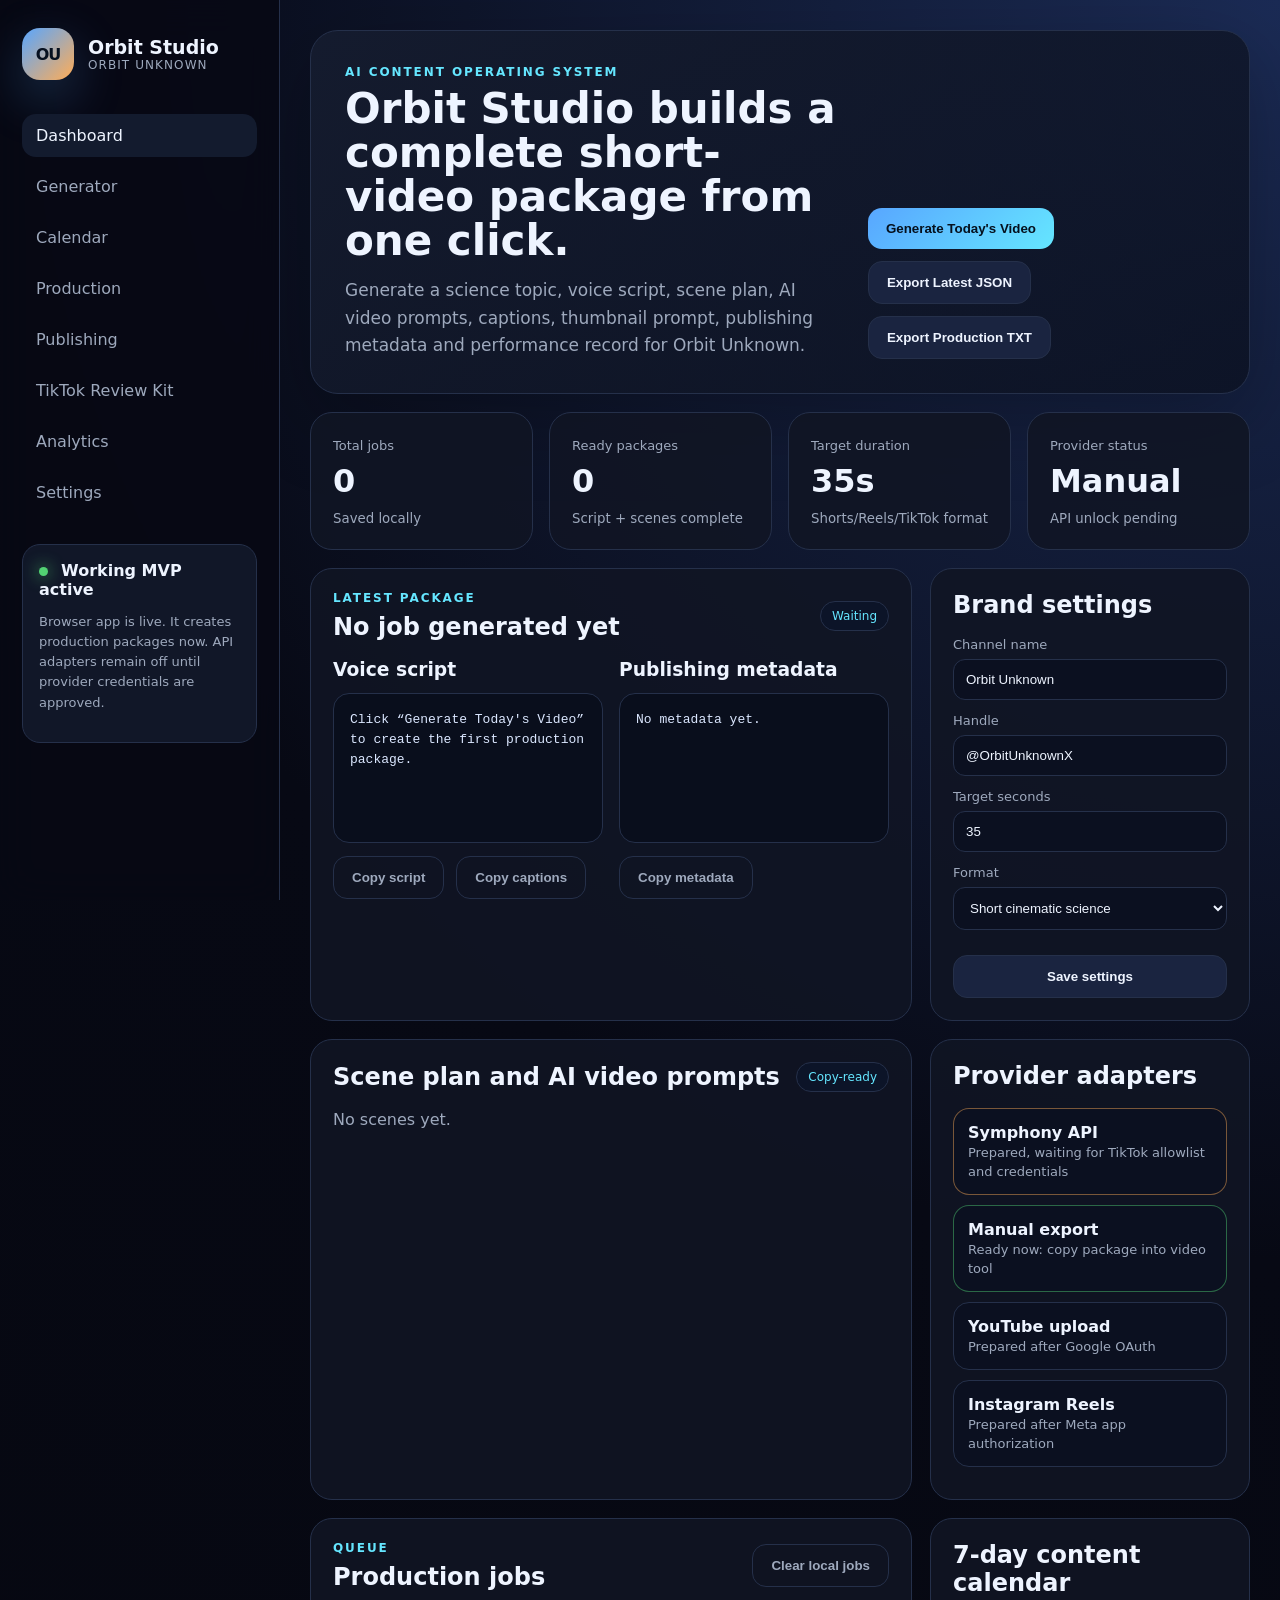
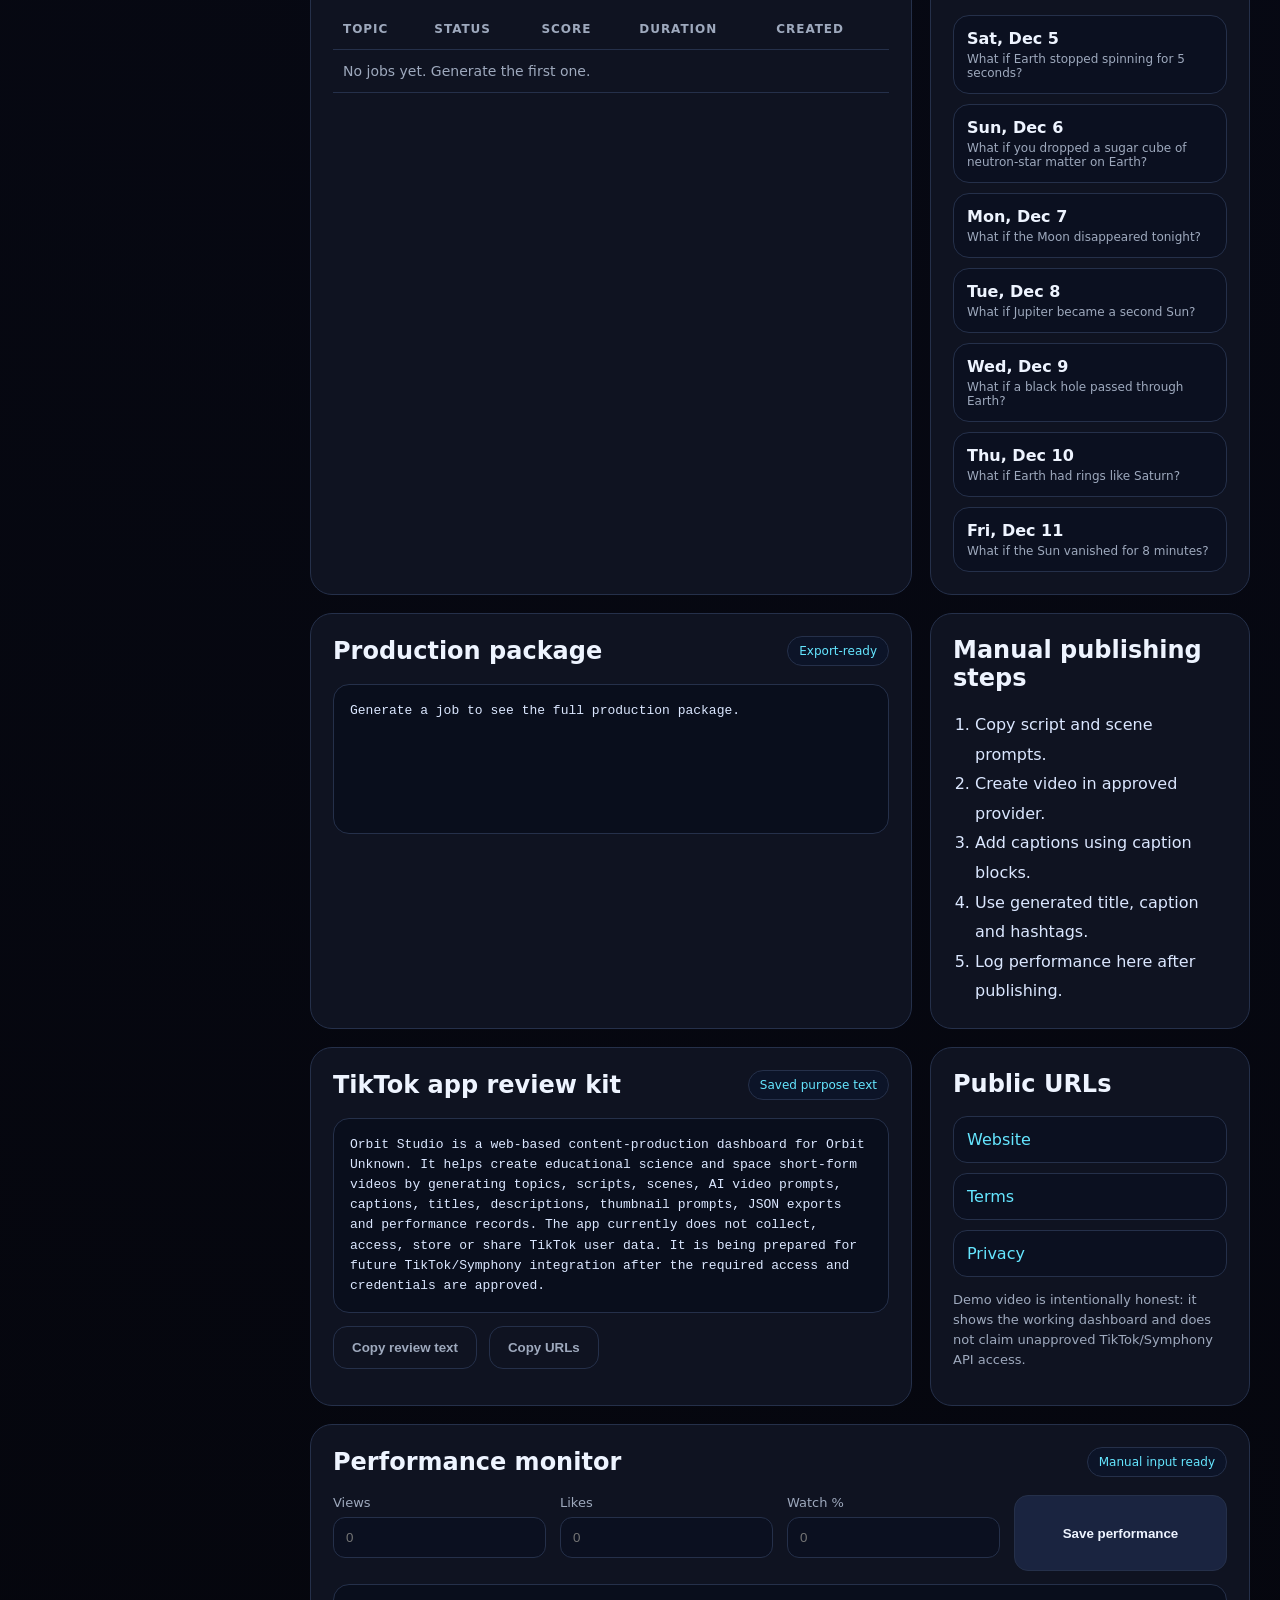
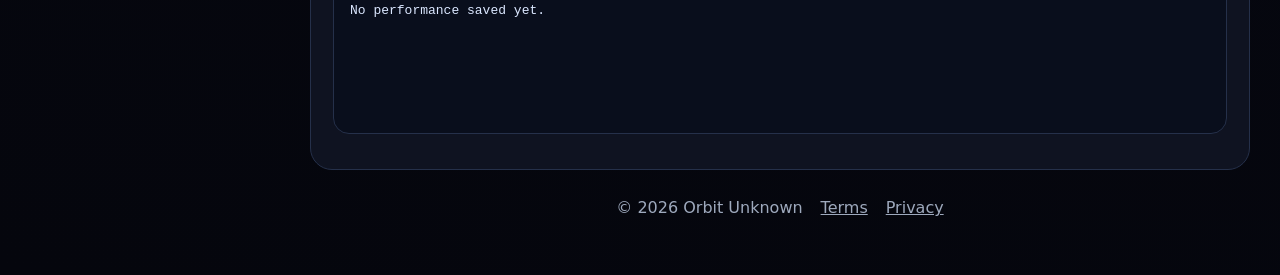
<file: index.html>
<!doctype html>
<html lang="en">
<head>
  <meta charset="utf-8" />
  <meta name="viewport" content="width=device-width, initial-scale=1" />
  <title>Orbit Studio | Orbit Unknown</title>
  <meta name="description" content="Orbit Studio is the production dashboard for Orbit Unknown: research, scripts, scenes, prompts, publishing packages and performance tracking." />
  <link rel="stylesheet" href="app.css" />
</head>
<body>
  <div class="app-shell">
    <aside class="sidebar">
      <div class="brand-block">
        <div class="brand-mark">OU</div>
        <div>
          <div class="brand-name">Orbit Studio</div>
          <div class="brand-sub">Orbit Unknown</div>
        </div>
      </div>
      <nav class="nav-stack" aria-label="Main navigation">
        <a href="#dashboard" class="active">Dashboard</a>
        <a href="#generator">Generator</a>
        <a href="#calendar">Calendar</a>
        <a href="#production">Production</a>
        <a href="#publishing">Publishing</a>
        <a href="#review">TikTok Review Kit</a>
        <a href="#analytics">Analytics</a>
        <a href="#settings">Settings</a>
      </nav>
      <div class="side-card">
        <span class="status-dot"></span>
        <strong>Working MVP active</strong>
        <p>Browser app is live. It creates production packages now. API adapters remain off until provider credentials are approved.</p>
      </div>
    </aside>

    <main class="main">
      <header class="hero" id="dashboard">
        <div>
          <p class="eyebrow">AI content operating system</p>
          <h1>Orbit Studio builds a complete short-video package from one click.</h1>
          <p class="hero-copy">Generate a science topic, voice script, scene plan, AI video prompts, captions, thumbnail prompt, publishing metadata and performance record for Orbit Unknown.</p>
        </div>
        <div class="hero-actions">
          <button class="primary" id="generateToday">Generate Today's Video</button>
          <button class="secondary" id="exportLatest">Export Latest JSON</button>
          <button class="secondary" id="exportText">Export Production TXT</button>
        </div>
      </header>

      <section class="metrics-grid" aria-label="Overview metrics">
        <article class="metric-card"><span>Total jobs</span><strong id="metricJobs">0</strong><small>Saved locally</small></article>
        <article class="metric-card"><span>Ready packages</span><strong id="metricReady">0</strong><small>Script + scenes complete</small></article>
        <article class="metric-card"><span>Target duration</span><strong id="metricDuration">35s</strong><small>Shorts/Reels/TikTok format</small></article>
        <article class="metric-card"><span>Provider status</span><strong id="metricProvider">Manual</strong><small>API unlock pending</small></article>
      </section>

      <section class="workspace" id="generator">
        <div class="panel wide">
          <div class="panel-head">
            <div>
              <p class="eyebrow">Latest package</p>
              <h2 id="latestTitle">No job generated yet</h2>
            </div>
            <span class="pill" id="latestStatus">Waiting</span>
          </div>
          <div class="content-grid">
            <article>
              <h3>Voice script</h3>
              <pre id="scriptBox">Click “Generate Today's Video” to create the first production package.</pre>
              <div class="mini-actions">
                <button class="ghost" id="copyScript">Copy script</button>
                <button class="ghost" id="copyCaptions">Copy captions</button>
              </div>
            </article>
            <article>
              <h3>Publishing metadata</h3>
              <pre id="metadataBox">No metadata yet.</pre>
              <div class="mini-actions"><button class="ghost" id="copyMetadata">Copy metadata</button></div>
            </article>
          </div>
        </div>

        <div class="panel" id="settings">
          <div class="panel-head"><h2>Brand settings</h2></div>
          <label>Channel name<input id="settingBrand" value="Orbit Unknown" /></label>
          <label>Handle<input id="settingHandle" value="@OrbitUnknownX" /></label>
          <label>Target seconds<input id="settingDuration" type="number" min="20" max="60" value="35" /></label>
          <label>Format<select id="settingFormat"><option>Short cinematic science</option><option>Fast fact reveal</option><option>What-if disaster science</option></select></label>
          <button class="secondary full" id="saveSettings">Save settings</button>
        </div>
      </section>

      <section class="workspace">
        <div class="panel wide" id="production">
          <div class="panel-head"><h2>Scene plan and AI video prompts</h2><span class="pill">Copy-ready</span></div>
          <div id="sceneList" class="scene-list"><div class="empty">No scenes yet.</div></div>
        </div>
        <div class="panel">
          <div class="panel-head"><h2>Provider adapters</h2></div>
          <div class="adapter-card locked"><strong>Symphony API</strong><span>Prepared, waiting for TikTok allowlist and credentials</span></div>
          <div class="adapter-card active"><strong>Manual export</strong><span>Ready now: copy package into video tool</span></div>
          <div class="adapter-card"><strong>YouTube upload</strong><span>Prepared after Google OAuth</span></div>
          <div class="adapter-card"><strong>Instagram Reels</strong><span>Prepared after Meta app authorization</span></div>
        </div>
      </section>

      <section class="workspace" id="calendar">
        <div class="panel wide">
          <div class="panel-head">
            <div><p class="eyebrow">Queue</p><h2>Production jobs</h2></div>
            <button class="ghost" id="clearJobs">Clear local jobs</button>
          </div>
          <div class="table-wrap"><table><thead><tr><th>Topic</th><th>Status</th><th>Score</th><th>Duration</th><th>Created</th></tr></thead><tbody id="jobsTable"></tbody></table></div>
        </div>
        <div class="panel">
          <div class="panel-head"><h2>7-day content calendar</h2></div>
          <div id="calendarList" class="calendar-list"></div>
        </div>
      </section>

      <section class="workspace" id="publishing">
        <div class="panel wide">
          <div class="panel-head"><h2>Production package</h2><span class="pill">Export-ready</span></div>
          <pre id="packageBox">Generate a job to see the full production package.</pre>
        </div>
        <div class="panel">
          <div class="panel-head"><h2>Manual publishing steps</h2></div>
          <ol class="steps">
            <li>Copy script and scene prompts.</li>
            <li>Create video in approved provider.</li>
            <li>Add captions using caption blocks.</li>
            <li>Use generated title, caption and hashtags.</li>
            <li>Log performance here after publishing.</li>
          </ol>
        </div>
      </section>

      <section class="workspace" id="review">
        <div class="panel wide">
          <div class="panel-head"><h2>TikTok app review kit</h2><span class="pill">Saved purpose text</span></div>
          <pre id="reviewText"></pre>
          <div class="mini-actions">
            <button class="ghost" id="copyReviewText">Copy review text</button>
            <button class="ghost" id="copyUrls">Copy URLs</button>
          </div>
        </div>
        <div class="panel">
          <div class="panel-head"><h2>Public URLs</h2></div>
          <div class="url-list">
            <a href="./" target="_blank">Website</a>
            <a href="terms.html" target="_blank">Terms</a>
            <a href="privacy.html" target="_blank">Privacy</a>
          </div>
          <p class="small-text">Demo video is intentionally honest: it shows the working dashboard and does not claim unapproved TikTok/Symphony API access.</p>
        </div>
      </section>

      <section class="panel" id="analytics">
        <div class="panel-head"><h2>Performance monitor</h2><span class="pill">Manual input ready</span></div>
        <div class="analytics-grid">
          <label>Views<input id="viewsInput" type="number" placeholder="0" /></label>
          <label>Likes<input id="likesInput" type="number" placeholder="0" /></label>
          <label>Watch %<input id="watchInput" type="number" placeholder="0" /></label>
          <button class="secondary" id="savePerformance">Save performance</button>
        </div>
        <pre id="performanceBox">No performance saved yet.</pre>
      </section>

      <footer class="footer">
        <span>© 2026 Orbit Unknown</span>
        <a href="terms.html">Terms</a>
        <a href="privacy.html">Privacy</a>
      </footer>
    </main>
  </div>
  <script src="app.js"></script>
</body>
</html>
</file>
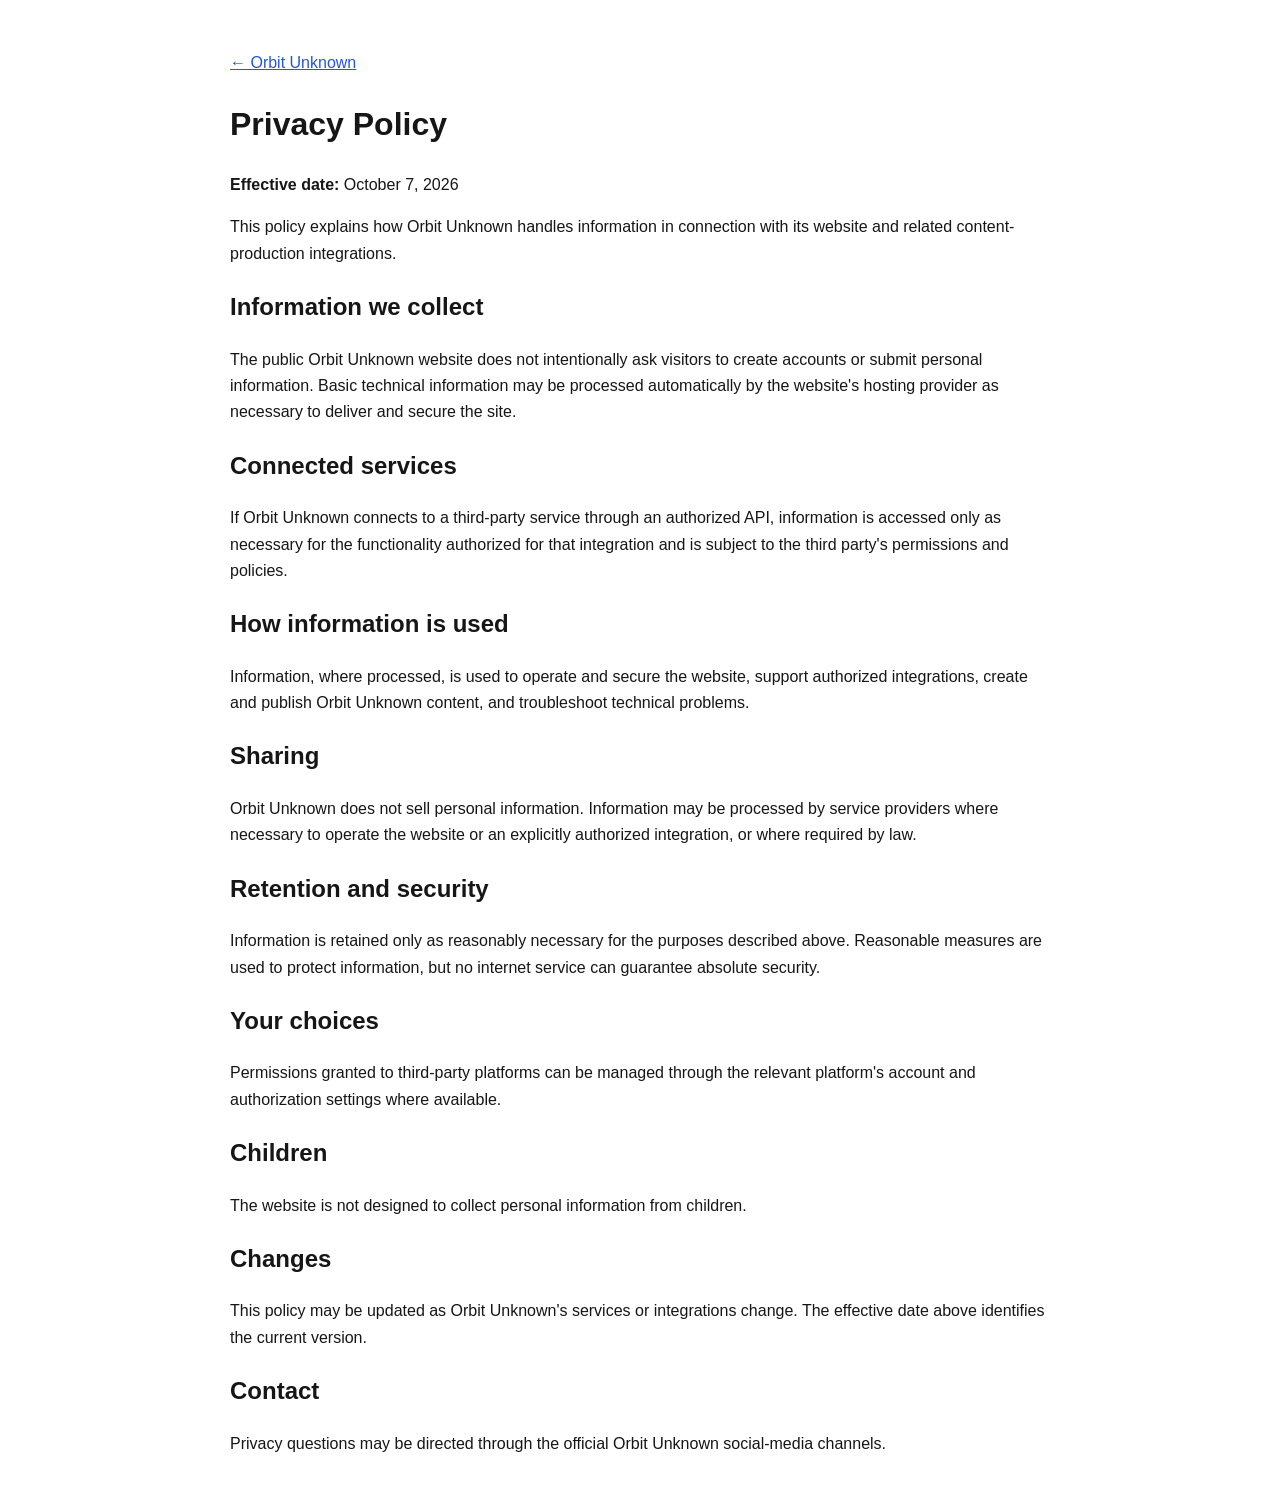
<file: privacy.html>
<!doctype html><html lang="en"><head><meta charset="utf-8"><meta name="viewport" content="width=device-width,initial-scale=1"><title>Privacy Policy | Orbit Unknown</title><style>body{font-family:Arial,sans-serif;max-width:820px;margin:50px auto;padding:0 24px;line-height:1.65;color:#161616}a{color:#2457d6}</style></head><body><p><a href="index.html">← Orbit Unknown</a></p><h1>Privacy Policy</h1><p><strong>Effective date:</strong> October 7, 2026</p><p>This policy explains how Orbit Unknown handles information in connection with its website and related content-production integrations.</p><h2>Information we collect</h2><p>The public Orbit Unknown website does not intentionally ask visitors to create accounts or submit personal information. Basic technical information may be processed automatically by the website's hosting provider as necessary to deliver and secure the site.</p><h2>Connected services</h2><p>If Orbit Unknown connects to a third-party service through an authorized API, information is accessed only as necessary for the functionality authorized for that integration and is subject to the third party's permissions and policies.</p><h2>How information is used</h2><p>Information, where processed, is used to operate and secure the website, support authorized integrations, create and publish Orbit Unknown content, and troubleshoot technical problems.</p><h2>Sharing</h2><p>Orbit Unknown does not sell personal information. Information may be processed by service providers where necessary to operate the website or an explicitly authorized integration, or where required by law.</p><h2>Retention and security</h2><p>Information is retained only as reasonably necessary for the purposes described above. Reasonable measures are used to protect information, but no internet service can guarantee absolute security.</p><h2>Your choices</h2><p>Permissions granted to third-party platforms can be managed through the relevant platform's account and authorization settings where available.</p><h2>Children</h2><p>The website is not designed to collect personal information from children.</p><h2>Changes</h2><p>This policy may be updated as Orbit Unknown's services or integrations change. The effective date above identifies the current version.</p><h2>Contact</h2><p>Privacy questions may be directed through the official Orbit Unknown social-media channels.</p></body></html>
</file>
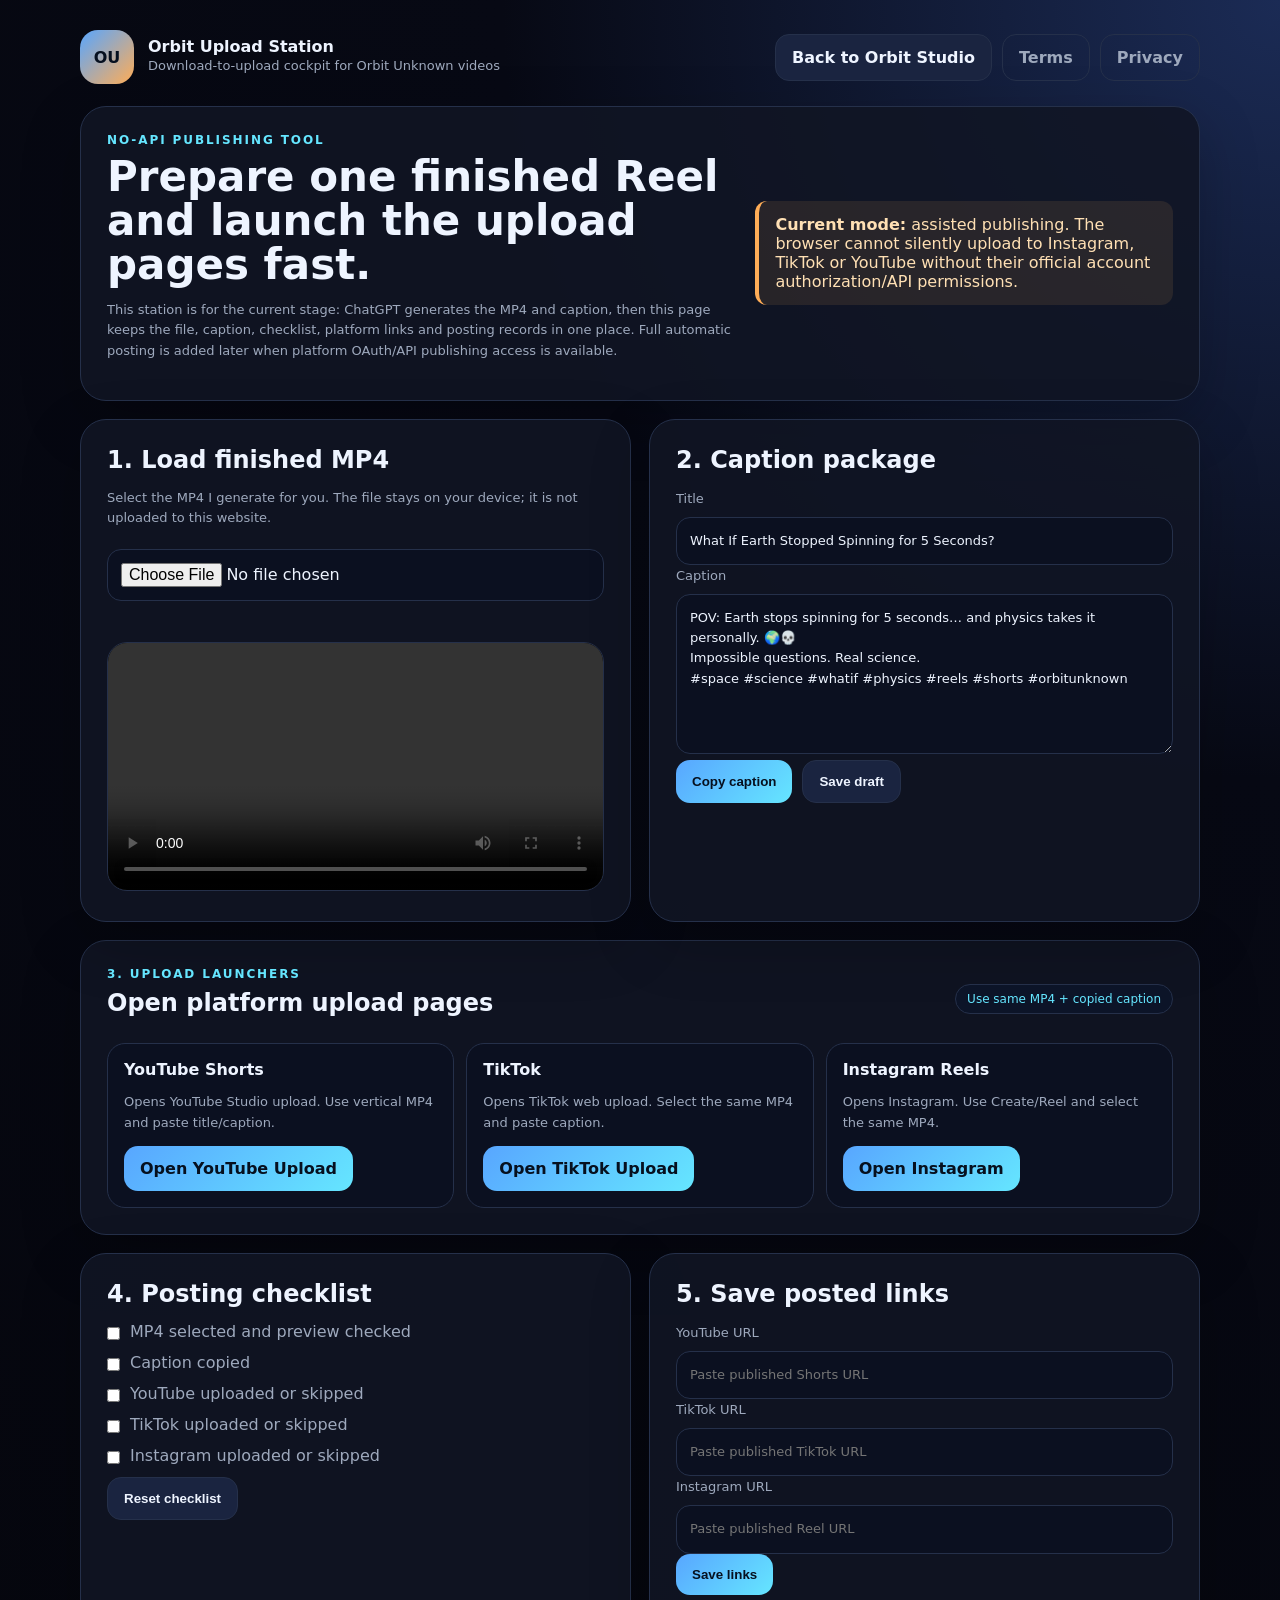
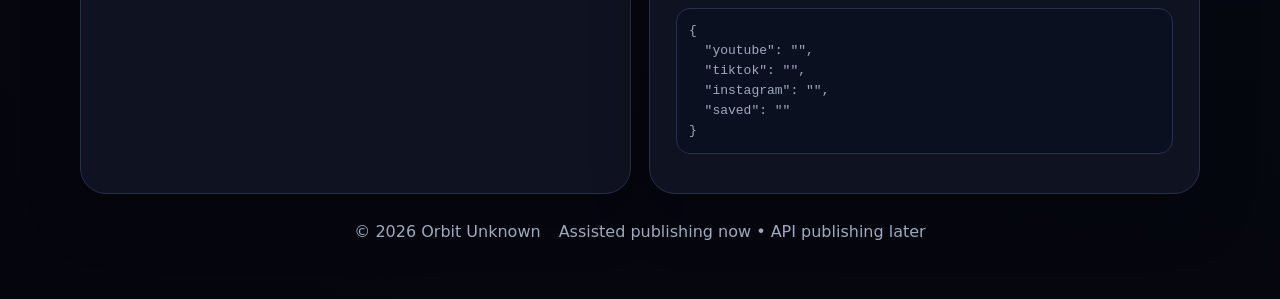
<file: publisher.html>
<!doctype html>
<html lang="en">
<head>
  <meta charset="utf-8" />
  <meta name="viewport" content="width=device-width, initial-scale=1" />
  <title>Orbit Upload Station | Orbit Unknown</title>
  <style>
    :root{--bg:#070914;--panel:#101524;--panel2:#151c2f;--text:#eef4ff;--muted:#9ea9bd;--line:#25304a;--blue:#58a6ff;--cyan:#65e6ff;--orange:#ffad57;--green:#52d273;--red:#ff6b6b;font-family:Inter,ui-sans-serif,system-ui,-apple-system,BlinkMacSystemFont,"Segoe UI",Arial,sans-serif}
    *{box-sizing:border-box}body{margin:0;background:radial-gradient(circle at top right,#1b2b55 0,#070914 34%,#05060d 100%);color:var(--text);min-height:100vh}a{color:inherit}.wrap{max-width:1180px;margin:auto;padding:30px}.top{display:flex;justify-content:space-between;gap:18px;align-items:center;margin-bottom:22px}.brand{display:flex;align-items:center;gap:14px}.mark{width:54px;height:54px;border-radius:18px;background:linear-gradient(135deg,var(--blue),var(--orange));display:grid;place-items:center;color:#06101f;font-weight:900}.small{color:var(--muted);font-size:13px;line-height:1.55}.hero,.panel{border:1px solid var(--line);background:rgba(16,21,36,.88);border-radius:26px;padding:26px;box-shadow:0 20px 60px rgba(0,0,0,.22)}.hero{display:grid;grid-template-columns:1.2fr .8fr;gap:22px;align-items:center}.eyebrow{margin:0 0 8px;color:var(--cyan);font-size:12px;text-transform:uppercase;letter-spacing:.16em;font-weight:800}h1{font-size:42px;line-height:1.05;margin:0 0 12px}h2,h3{margin:0 0 14px}.grid{display:grid;grid-template-columns:1fr 1fr;gap:18px;margin-top:18px}.button-row{display:flex;flex-wrap:wrap;gap:10px}.btn,button{border:0;border-radius:14px;padding:13px 16px;font-weight:800;cursor:pointer;text-decoration:none;display:inline-block}.primary{background:linear-gradient(135deg,var(--blue),var(--cyan));color:#06101f}.secondary{background:#1a2440;color:var(--text);border:1px solid var(--line)}.ghost{background:transparent;color:var(--muted);border:1px solid var(--line)}textarea,input{width:100%;margin-top:8px;border:1px solid var(--line);border-radius:14px;background:#0b1020;color:var(--text);padding:13px;font:inherit}textarea{min-height:160px;resize:vertical}video{width:100%;max-height:480px;border-radius:20px;background:#000;border:1px solid var(--line)}.platforms{display:grid;grid-template-columns:repeat(3,1fr);gap:12px}.platform{background:#0b1020;border:1px solid var(--line);border-radius:18px;padding:16px}.platform strong{display:block;margin-bottom:8px}.check{display:flex;gap:10px;margin:12px 0;color:var(--muted)}.check input{width:auto;margin:4px 0 0}.pill{display:inline-block;border:1px solid var(--line);border-radius:999px;padding:7px 11px;color:var(--cyan);font-size:12px;background:#0c1428}.notice{border-left:4px solid var(--orange);padding:14px 16px;background:rgba(255,173,87,.1);border-radius:12px;color:#ffe0b4}.result{color:var(--green);font-size:13px;margin-top:8px;min-height:20px}.footer{display:flex;justify-content:center;gap:18px;color:var(--muted);padding:28px}@media(max-width:900px){.hero,.grid,.platforms{grid-template-columns:1fr}h1{font-size:32px}.top{display:block}.button-row{margin-top:14px}}
  </style>
</head>
<body>
  <div class="wrap">
    <div class="top">
      <div class="brand"><div class="mark">OU</div><div><strong>Orbit Upload Station</strong><div class="small">Download-to-upload cockpit for Orbit Unknown videos</div></div></div>
      <div class="button-row"><a class="btn secondary" href="index.html">Back to Orbit Studio</a><a class="btn ghost" href="terms.html">Terms</a><a class="btn ghost" href="privacy.html">Privacy</a></div>
    </div>

    <section class="hero">
      <div>
        <p class="eyebrow">No-API publishing tool</p>
        <h1>Prepare one finished Reel and launch the upload pages fast.</h1>
        <p class="small">This station is for the current stage: ChatGPT generates the MP4 and caption, then this page keeps the file, caption, checklist, platform links and posting records in one place. Full automatic posting is added later when platform OAuth/API publishing access is available.</p>
      </div>
      <div class="notice"><strong>Current mode:</strong> assisted publishing. The browser cannot silently upload to Instagram, TikTok or YouTube without their official account authorization/API permissions.</div>
    </section>

    <section class="grid">
      <div class="panel">
        <h2>1. Load finished MP4</h2>
        <p class="small">Select the MP4 I generate for you. The file stays on your device; it is not uploaded to this website.</p>
        <input id="videoFile" type="file" accept="video/mp4,video/webm,video/quicktime" />
        <p class="result" id="fileStatus"></p>
        <video id="preview" controls playsinline></video>
      </div>

      <div class="panel">
        <h2>2. Caption package</h2>
        <label class="small">Title<input id="title" value="What If Earth Stopped Spinning for 5 Seconds?" /></label>
        <label class="small">Caption<textarea id="caption">POV: Earth stops spinning for 5 seconds… and physics takes it personally. 🌍💀
Impossible questions. Real science.
#space #science #whatif #physics #reels #shorts #orbitunknown</textarea></label>
        <div class="button-row"><button class="primary" id="copyCaption">Copy caption</button><button class="secondary" id="saveDraft">Save draft</button></div>
        <p class="result" id="captionStatus"></p>
      </div>
    </section>

    <section class="panel" style="margin-top:18px">
      <div class="top" style="margin:0 0 12px"><div><p class="eyebrow">3. Upload launchers</p><h2>Open platform upload pages</h2></div><span class="pill">Use same MP4 + copied caption</span></div>
      <div class="platforms">
        <div class="platform"><strong>YouTube Shorts</strong><p class="small">Opens YouTube Studio upload. Use vertical MP4 and paste title/caption.</p><a class="btn primary" target="_blank" rel="noopener" href="https://www.youtube.com/upload">Open YouTube Upload</a></div>
        <div class="platform"><strong>TikTok</strong><p class="small">Opens TikTok web upload. Select the same MP4 and paste caption.</p><a class="btn primary" target="_blank" rel="noopener" href="https://www.tiktok.com/upload">Open TikTok Upload</a></div>
        <div class="platform"><strong>Instagram Reels</strong><p class="small">Opens Instagram. Use Create/Reel and select the same MP4.</p><a class="btn primary" target="_blank" rel="noopener" href="https://www.instagram.com/">Open Instagram</a></div>
      </div>
    </section>

    <section class="grid">
      <div class="panel">
        <h2>4. Posting checklist</h2>
        <label class="check"><input type="checkbox" class="todo"/> MP4 selected and preview checked</label>
        <label class="check"><input type="checkbox" class="todo"/> Caption copied</label>
        <label class="check"><input type="checkbox" class="todo"/> YouTube uploaded or skipped</label>
        <label class="check"><input type="checkbox" class="todo"/> TikTok uploaded or skipped</label>
        <label class="check"><input type="checkbox" class="todo"/> Instagram uploaded or skipped</label>
        <button class="secondary" id="resetChecklist">Reset checklist</button>
      </div>
      <div class="panel">
        <h2>5. Save posted links</h2>
        <label class="small">YouTube URL<input id="youtubeUrl" placeholder="Paste published Shorts URL" /></label>
        <label class="small">TikTok URL<input id="tiktokUrl" placeholder="Paste published TikTok URL" /></label>
        <label class="small">Instagram URL<input id="instagramUrl" placeholder="Paste published Reel URL" /></label>
        <button class="primary" id="saveLinks">Save links</button>
        <pre id="savedLinks" class="small" style="white-space:pre-wrap;background:#0b1020;border:1px solid var(--line);border-radius:14px;padding:12px;min-height:88px"></pre>
      </div>
    </section>

    <footer class="footer"><span>© 2026 Orbit Unknown</span><span>Assisted publishing now • API publishing later</span></footer>
  </div>
  <script>
    const $=id=>document.getElementById(id);
    const storeKey='orbit_upload_station';
    function load(){try{return JSON.parse(localStorage.getItem(storeKey)||'{}')}catch{return {}}}
    function save(data){localStorage.setItem(storeKey,JSON.stringify({...load(),...data}))}
    const data=load();
    if(data.title) $('title').value=data.title;
    if(data.caption) $('caption').value=data.caption;
    ['youtubeUrl','tiktokUrl','instagramUrl'].forEach(id=>{if(data[id]) $(id).value=data[id]});
    function renderLinks(){const d=load();$('savedLinks').textContent=JSON.stringify({youtube:d.youtubeUrl||'',tiktok:d.tiktokUrl||'',instagram:d.instagramUrl||'',saved:d.savedAt||''},null,2)}
    renderLinks();
    $('videoFile').addEventListener('change',e=>{const f=e.target.files[0];if(!f)return;const url=URL.createObjectURL(f);$('preview').src=url;$('fileStatus').textContent=`Loaded: ${f.name} (${(f.size/1024/1024).toFixed(2)} MB)`;save({fileName:f.name,fileSize:f.size})});
    $('copyCaption').addEventListener('click',async()=>{await navigator.clipboard.writeText(`${$('title').value}\n\n${$('caption').value}`);$('captionStatus').textContent='Title and caption copied.';save({title:$('title').value,caption:$('caption').value})});
    $('saveDraft').addEventListener('click',()=>{save({title:$('title').value,caption:$('caption').value});$('captionStatus').textContent='Draft saved in this browser.'});
    $('saveLinks').addEventListener('click',()=>{save({youtubeUrl:$('youtubeUrl').value,tiktokUrl:$('tiktokUrl').value,instagramUrl:$('instagramUrl').value,savedAt:new Date().toLocaleString()});renderLinks()});
    $('resetChecklist').addEventListener('click',()=>document.querySelectorAll('.todo').forEach(x=>x.checked=false));
  </script>
</body>
</html>
</file>
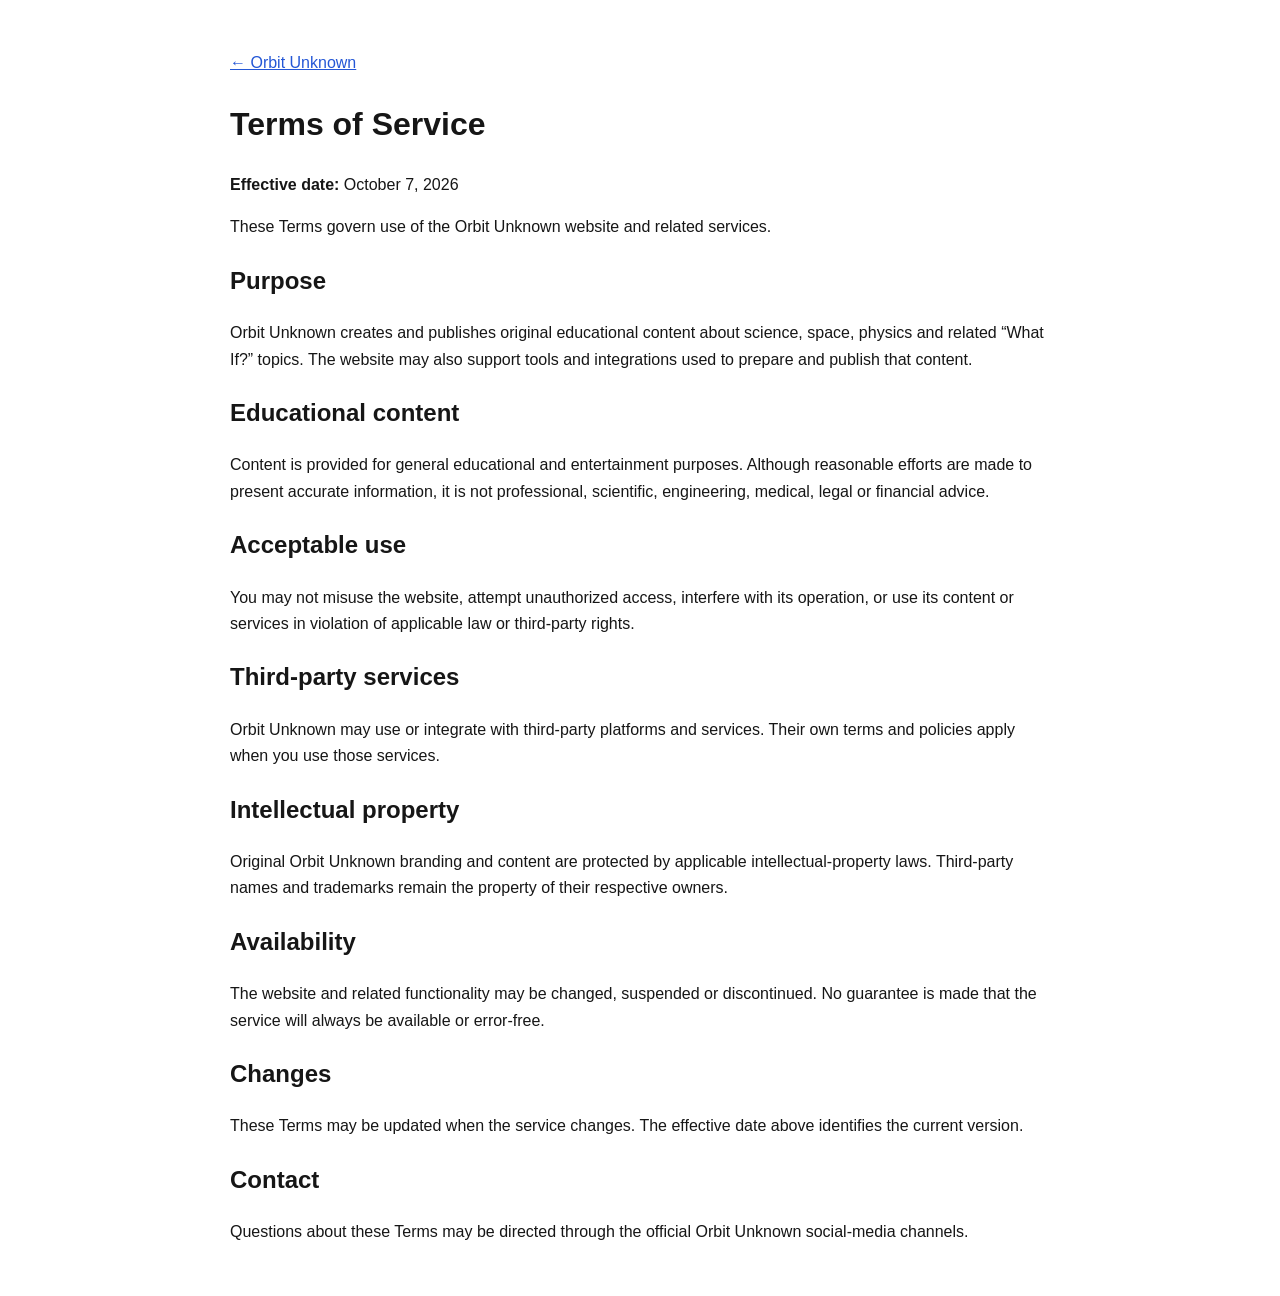
<file: terms.html>
<!doctype html><html lang="en"><head><meta charset="utf-8"><meta name="viewport" content="width=device-width,initial-scale=1"><title>Terms of Service | Orbit Unknown</title><style>body{font-family:Arial,sans-serif;max-width:820px;margin:50px auto;padding:0 24px;line-height:1.65;color:#161616}a{color:#2457d6}</style></head><body><p><a href="index.html">← Orbit Unknown</a></p><h1>Terms of Service</h1><p><strong>Effective date:</strong> October 7, 2026</p><p>These Terms govern use of the Orbit Unknown website and related services.</p><h2>Purpose</h2><p>Orbit Unknown creates and publishes original educational content about science, space, physics and related “What If?” topics. The website may also support tools and integrations used to prepare and publish that content.</p><h2>Educational content</h2><p>Content is provided for general educational and entertainment purposes. Although reasonable efforts are made to present accurate information, it is not professional, scientific, engineering, medical, legal or financial advice.</p><h2>Acceptable use</h2><p>You may not misuse the website, attempt unauthorized access, interfere with its operation, or use its content or services in violation of applicable law or third-party rights.</p><h2>Third-party services</h2><p>Orbit Unknown may use or integrate with third-party platforms and services. Their own terms and policies apply when you use those services.</p><h2>Intellectual property</h2><p>Original Orbit Unknown branding and content are protected by applicable intellectual-property laws. Third-party names and trademarks remain the property of their respective owners.</p><h2>Availability</h2><p>The website and related functionality may be changed, suspended or discontinued. No guarantee is made that the service will always be available or error-free.</p><h2>Changes</h2><p>These Terms may be updated when the service changes. The effective date above identifies the current version.</p><h2>Contact</h2><p>Questions about these Terms may be directed through the official Orbit Unknown social-media channels.</p></body></html>
</file>
<file: app.css>
:root{
  --bg:#070914;--panel:#101524;--panel2:#151c2f;--text:#eef4ff;--muted:#9ea9bd;--line:#25304a;--blue:#58a6ff;--cyan:#65e6ff;--orange:#ffad57;--green:#52d273;--red:#ff6b6b;
  font-family:Inter,ui-sans-serif,system-ui,-apple-system,BlinkMacSystemFont,"Segoe UI",Arial,sans-serif;
}
*{box-sizing:border-box}html{scroll-behavior:smooth}body{margin:0;background:radial-gradient(circle at top right,#1b2b55 0,#070914 34%,#05060d 100%);color:var(--text)}
a{color:inherit}.app-shell{min-height:100vh;display:grid;grid-template-columns:280px 1fr}.sidebar{position:sticky;top:0;height:100vh;padding:28px 22px;border-right:1px solid var(--line);background:rgba(7,9,20,.86);backdrop-filter:blur(18px);overflow:auto}.brand-block{display:flex;gap:14px;align-items:center;margin-bottom:34px}.brand-mark{width:52px;height:52px;border-radius:18px;display:grid;place-items:center;background:linear-gradient(135deg,var(--blue),var(--orange));font-weight:900;letter-spacing:-1px;color:#06101f;box-shadow:0 18px 50px rgba(88,166,255,.25)}.brand-name{font-size:19px;font-weight:800}.brand-sub{font-size:12px;color:var(--muted);letter-spacing:.09em;text-transform:uppercase}.nav-stack{display:flex;flex-direction:column;gap:8px}.nav-stack a{text-decoration:none;color:var(--muted);padding:12px 14px;border-radius:14px}.nav-stack a:hover,.nav-stack .active{color:var(--text);background:#131b2e}.side-card{margin-top:30px;border:1px solid var(--line);border-radius:18px;padding:16px;background:rgba(21,28,47,.8)}.side-card p,.small-text{color:var(--muted);font-size:13px;line-height:1.55}.status-dot{display:inline-block;width:9px;height:9px;border-radius:50%;background:var(--green);box-shadow:0 0 16px var(--green);margin-right:8px}.main{padding:30px;max-width:1450px;width:100%;margin:auto}.hero{display:flex;justify-content:space-between;gap:30px;align-items:flex-end;padding:34px;border:1px solid var(--line);border-radius:28px;background:linear-gradient(135deg,rgba(21,28,47,.92),rgba(10,15,29,.72));box-shadow:0 24px 80px rgba(0,0,0,.25)}.eyebrow{margin:0 0 8px;color:var(--cyan);font-size:12px;text-transform:uppercase;letter-spacing:.16em;font-weight:800}.hero h1{font-size:42px;line-height:1.05;margin:0 0 14px;max-width:790px}.hero-copy{color:var(--muted);max-width:780px;margin:0;font-size:17px;line-height:1.6}.hero-actions,.mini-actions{display:flex;gap:12px;flex-wrap:wrap}.mini-actions{margin-top:12px}.primary,.secondary,.ghost{border:0;border-radius:14px;padding:13px 18px;font-weight:800;cursor:pointer}.primary{background:linear-gradient(135deg,var(--blue),var(--cyan));color:#05111e}.secondary{background:#1a2440;color:var(--text);border:1px solid var(--line)}.ghost{background:transparent;color:var(--muted);border:1px solid var(--line)}.primary:hover,.secondary:hover,.ghost:hover{transform:translateY(-1px);filter:brightness(1.06)}.full{width:100%;margin-top:12px}.metrics-grid{display:grid;grid-template-columns:repeat(4,1fr);gap:16px;margin:18px 0}.metric-card,.panel{border:1px solid var(--line);background:rgba(16,21,36,.88);border-radius:22px;padding:22px}.metric-card span{color:var(--muted);font-size:13px}.metric-card strong{display:block;font-size:32px;margin:8px 0}.metric-card small{color:var(--muted)}.workspace{display:grid;grid-template-columns:minmax(0,1.8fr) minmax(320px,.8fr);gap:18px;margin-bottom:18px}.panel-head{display:flex;align-items:center;justify-content:space-between;gap:14px;margin-bottom:18px}.panel h2,.panel h3{margin:0}.pill{border:1px solid var(--line);border-radius:999px;padding:7px 11px;font-size:12px;color:var(--cyan);background:#0c1428;white-space:nowrap}.table-wrap{overflow:auto}table{width:100%;border-collapse:collapse}th,td{padding:13px 10px;border-bottom:1px solid var(--line);text-align:left;font-size:14px}th{color:var(--muted);font-size:12px;text-transform:uppercase;letter-spacing:.08em}label{display:block;color:var(--muted);font-size:13px;margin-bottom:13px}input,select{width:100%;margin-top:7px;border:1px solid var(--line);border-radius:12px;background:#0b1020;color:var(--text);padding:12px}.content-grid{display:grid;grid-template-columns:1fr 1fr;gap:16px}pre{white-space:pre-wrap;word-break:break-word;background:#090e1c;border:1px solid var(--line);border-radius:16px;padding:16px;color:#dbe7ff;line-height:1.55;min-height:150px;max-height:520px;overflow:auto}.adapter-card{border:1px solid var(--line);padding:14px;border-radius:16px;margin-bottom:10px;background:#0b1020}.adapter-card strong{display:block}.adapter-card span{color:var(--muted);font-size:13px}.adapter-card.active{border-color:rgba(82,210,115,.45)}.adapter-card.locked{border-color:rgba(255,173,87,.45)}.scene-list{display:grid;gap:12px}.scene-card{border:1px solid var(--line);border-radius:18px;background:#0b1020;padding:16px}.scene-card h4{margin:0 0 8px}.scene-meta{color:var(--orange);font-size:12px;font-weight:800;text-transform:uppercase;letter-spacing:.09em}.empty,.muted{color:var(--muted)}.analytics-grid{display:grid;grid-template-columns:repeat(4,1fr);gap:14px}.footer{display:flex;gap:18px;justify-content:center;color:var(--muted);padding:28px}.steps{margin:0;padding-left:22px;color:#dbe7ff;line-height:1.85}.calendar-list{display:grid;gap:10px}.calendar-item{padding:13px;border:1px solid var(--line);border-radius:16px;background:#0b1020}.calendar-item strong{display:block}.calendar-item span{display:block;color:var(--muted);font-size:12px;margin-top:4px}.url-list{display:grid;gap:10px}.url-list a{padding:13px;border:1px solid var(--line);border-radius:14px;background:#0b1020;text-decoration:none;color:var(--cyan)}
@media(max-width:980px){.app-shell{grid-template-columns:1fr}.sidebar{position:relative;height:auto}.workspace,.content-grid,.metrics-grid,.analytics-grid{grid-template-columns:1fr}.hero{display:block}.hero h1{font-size:32px}.hero-actions{margin-top:20px}}
</file>
